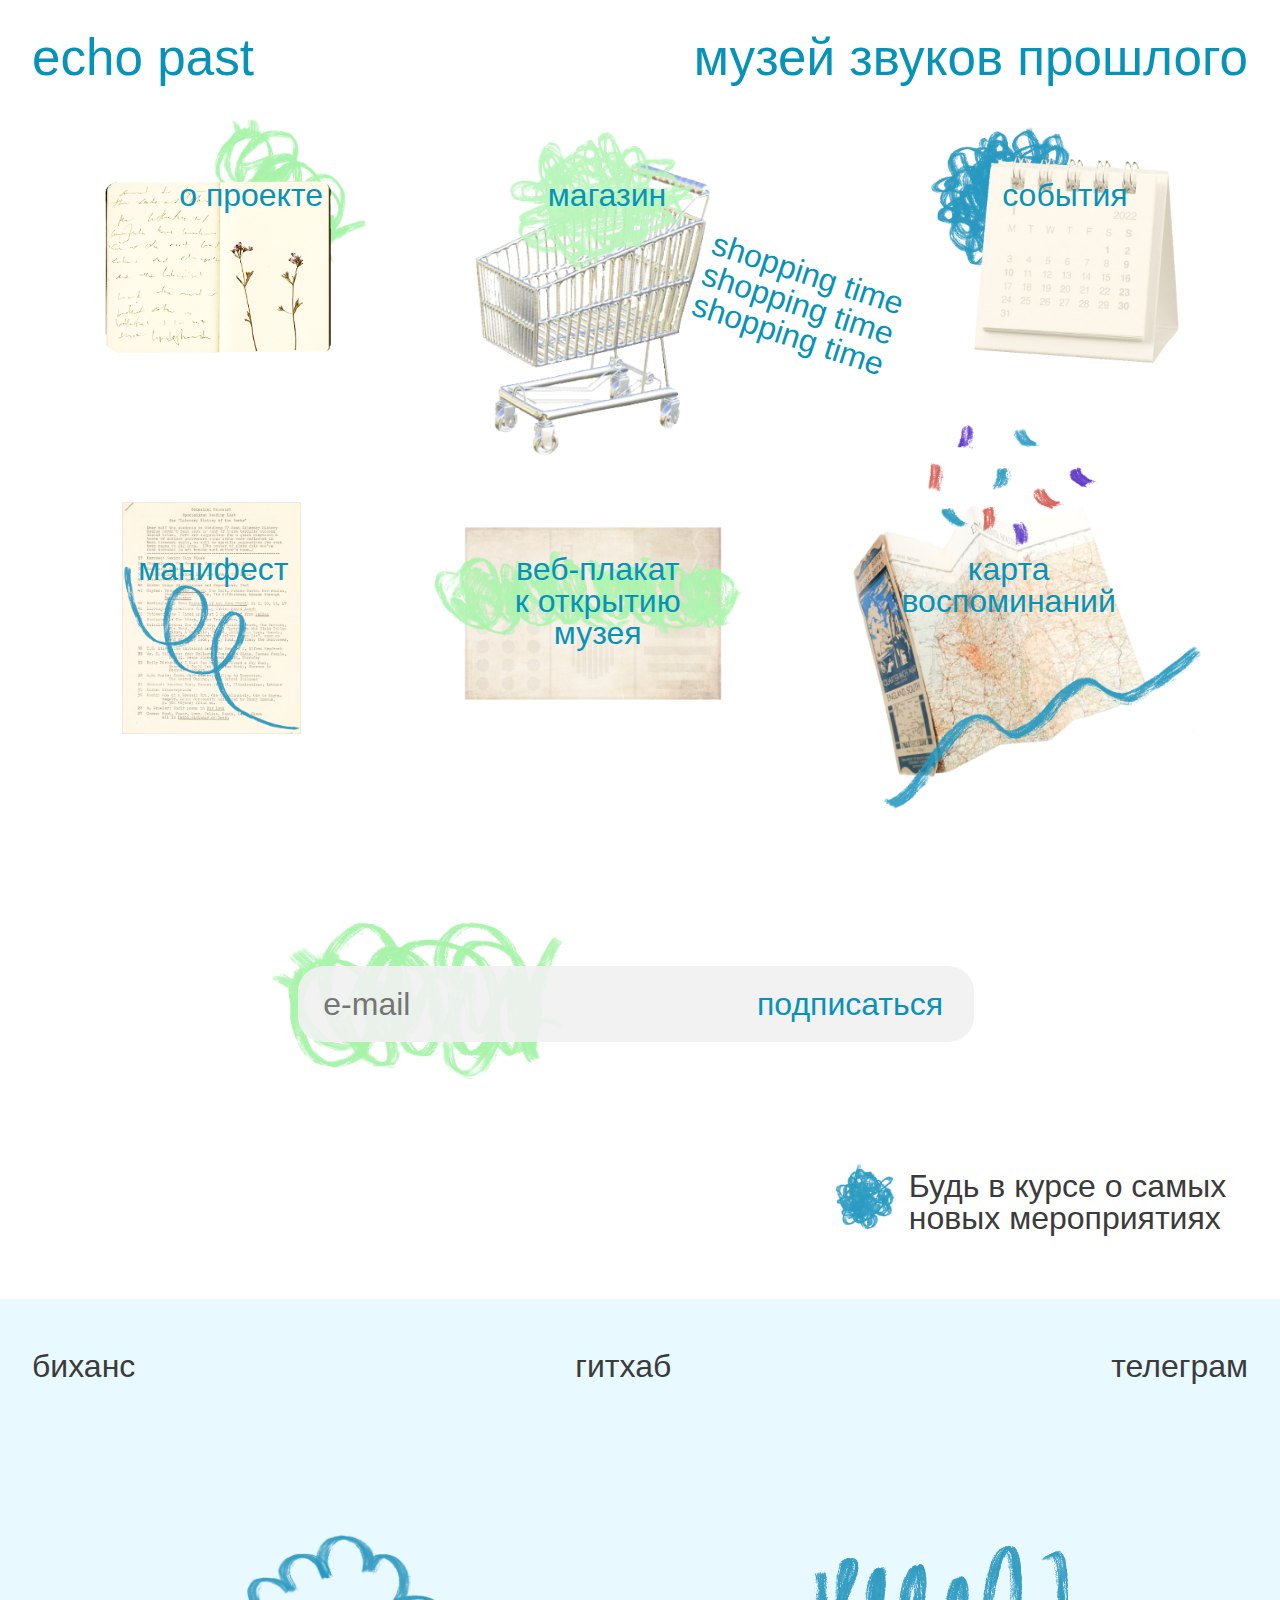
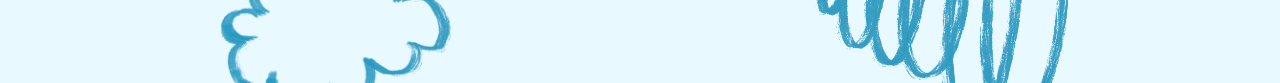
<file: index.html>
<!DOCTYPE html>
<html lang="en">
  <head>
    <meta charset="UTF-8" />
    <meta name="viewport" content="width=device-width, initial-scale=1.0" />
    <title>echopast</title>
    <link rel="stylesheet" href="slylesheets/style.css"/>
  </head>
  <body class="body0 fade-in">
      <div class="header">
        <p class="echopast"><a href="index.html">echo past</a></p> 
        <p class="museum">музей звуков прошлого</p>
      </div>
      
      <section class="screen0">
      <div class="menu">
        <!-- 1 -->
        <div class="about_project"> 
          <img class="underbook" alt="" src="images/underbook.png">
          <img class="about_project_img" alt="" src="images/book.png">
          <p class="textabout"><a href="page1.html">о проекте</a></p>
        </div>
        <!-- 2 -->
        <div class="shop">
          <img class="cart" alt="" src="images/cart.png">
          <img class="oncart" alt="" src="images/oncart.png">
          <p class="textshop"><a href="page2.html">магазин</a></p>
          <p class="textshopping">
                shopping time <br>
                shopping time <br> 
                shopping time</p>
        </div>
        <!-- 3 -->
        <div class="events">
          <img class="underevents" alt="" src="images/underevents.png">
          <img class="calendar" alt="" src="images/events.png">
          <p class="textevents"><a href="page3.html">события</a></p>
        </div>
        <!-- 4 -->
        <div class="manifest">
          <img class="paper" alt="" src="images/manifest.png">
          <p class="textmanifest"> <a href="page4.html">манифест</a></p>
        </div>
        <!-- 5 -->
        <div class="webposter">
         <img class="poster" alt="" src="images/webposter.png">
         <p class="textwebposter"> <a href="https://natalyadorozhkina.github.io/web-poster_echo_past/">веб-плакат<br>
                                  к открытию<br> 
                                  музея</p></a>
        </div>
        <!-- 6 -->
        <div class="map">
          <img class="memorymap" alt="" src="images/map.png">
          <p class="textmap"><a href="https://natalyadorozhkina.github.io/map/">карта<br>
                         воспоминаний </a>
          </p>
          <img class="decorations" alt="" src="images/decorations.png">
        </div>  
       </div>
      </section>
    
    <section class="screen0_1">
      <img class="underform" alt="" src="images/underform.png"> 
      <form class="sendings">
        <input class="objectclick text_input input0" type="text" placeholder="e-mail">
        <input class="objectclick submit" type="submit" value="подписаться">
      </form>

      <div class="description">
        <img class="new" alt="" src="images/new.png">
        <p class="textsendings">Будь в курсе о самых <br> новых мероприятиях</p>
      </div>
    </section>
   
    <footer>
      <div class="wrappedfooter">
        <a href="https://www.behance.net/603219ac" class="objectclick behance">биханс</a>
        <a href="https://github.com/NatalyaDorozhkina/echopast-website" class="objectclick github">гитхаб</a>
        <a href="https://t.me/natasamk" class="objectclick telegram">телеграм</a>
     </div>
     <div class="wrappedpainting">
      <img class="cloud" alt="" src="images/cloud.png">
      <img class="painting" alt="" src="images/painting.png">
     </div>
    </footer>
    
    <script src="javascripts/java-script.js" charset="UTF-8"></script>
  </body>
</html>
</file>
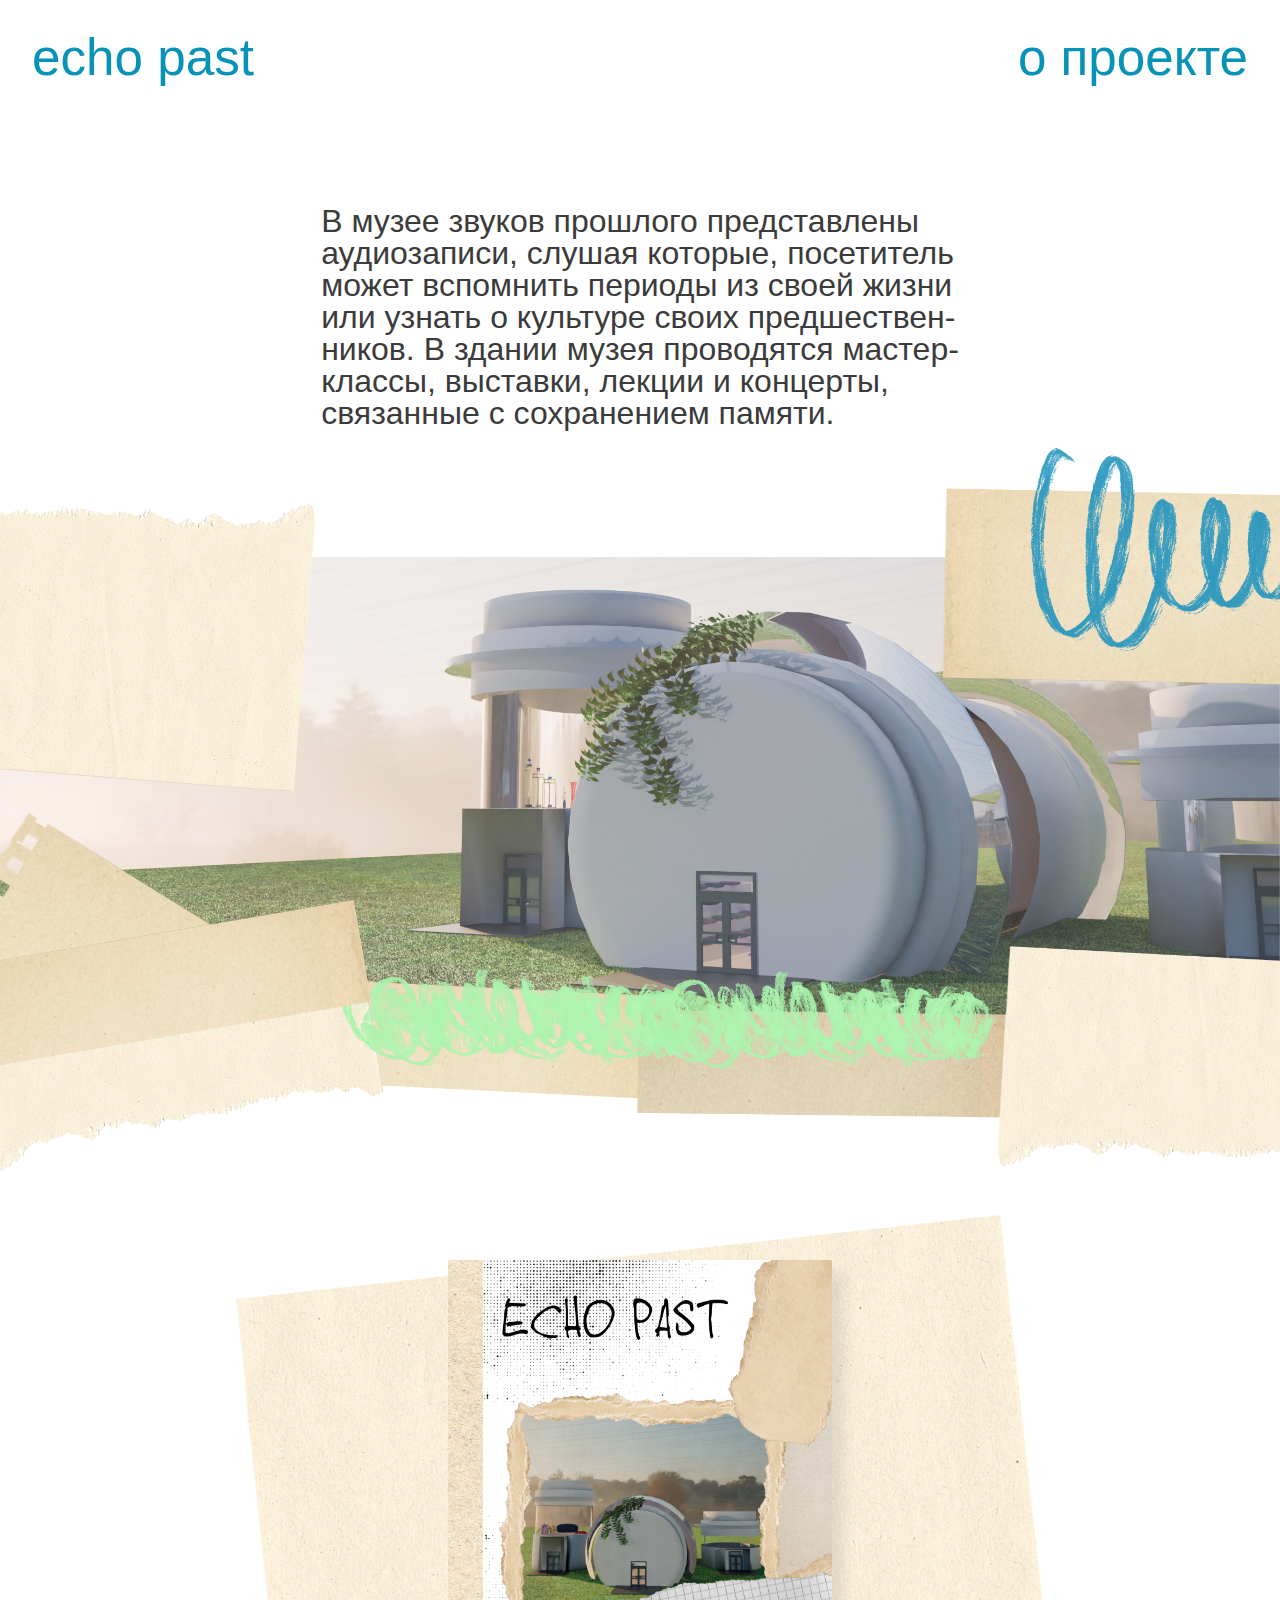
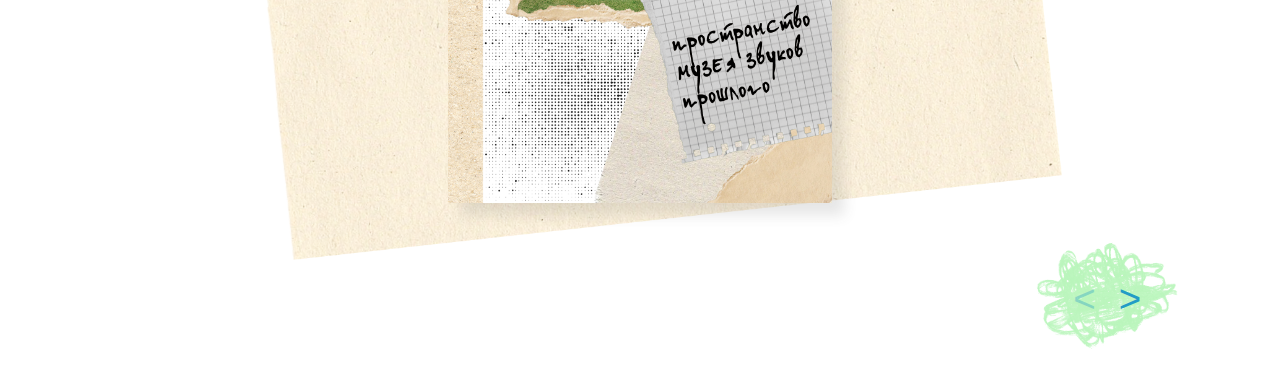
<file: page1.html>
<!DOCTYPE html>
<html lang="en">
  <head>
    <meta charset="UTF-8" />
    <meta name="viewport" content="width=device-width, initial-scale=1.0" />
    <title>about project</title>
    <link rel="stylesheet" href="slylesheets/style.css" />
    <link
      rel="stylesheet"
      href="https://cdn.jsdelivr.net/npm/swiper@11/swiper-bundle.min.css"
    />
  </head>

  <body class="body1 fade-in">
    <div class="header1">
      <p class="echopast1"><a href="index.html">echo past</a></p>
      <p class="aboutproject1">о проекте</p>
    </div>

    <section class="screen1">
      <div class="main">
        <p class="textmain">
          В музее звуков прошлого представлены<br />
          аудиозаписи, слушая которые, посетитель<br />
          может вспомнить периоды из своей жизни<br />
          или узнать о культуре своих предшествен-<br />
          ников. В здании музея проводятся мастер-<br />
          классы, выставки, лекции и концерты,<br />
          связанные с сохранением памяти.
        </p>
      </div>
      <img class="photomuseum" alt="" src="images/photomuseum.png" />
    </section>

    <section class="screen1_1">
      <img class="underguidebook" alt="" src="images/underguidebook.png" />
      <div class="swiper mySwiper">
        <div class="swiper-wrapper">
          <div class="swiper-slide">
            <img src="images/book_pages/1.png" alt="" />
          </div>
          <div class="swiper-slide">
            <img src="images/book_pages/2.png" alt="" />
            <img src="images/book_pages/3.png" alt="" />
          </div>
          <div class="swiper-slide">
            <img src="images/book_pages/4.png" alt="" />
            <img src="images/book_pages/5.png" alt="" />
          </div>
          <div class="swiper-slide">
            <img src="images/book_pages/6.png" alt="" />
            <img src="images/book_pages/7.png" alt="" />
          </div>
          <div class="swiper-slide">
            <img src="images/book_pages/8.png" alt="" />
            <img src="images/book_pages/9.png" alt="" />
          </div>
          <div class="swiper-slide">
            <img src="images/book_pages/10.png" alt="" />
            <img src="images/book_pages/11.png" alt="" />
          </div>
          <div class="swiper-slide">
            <img src="images/book_pages/12.png" alt="" />
            <img src="images/book_pages/13.png" alt="" />
          </div>
          <div class="swiper-slide">
            <img src="images/book_pages/14.png" alt="" />
            <img src="images/book_pages/15.png" alt="" />
          </div>
          <div class="swiper-slide">
            <img src="images/book_pages/16.png" alt="" />
            <img src="images/book_pages/17.png" alt="" />
          </div>
          <div class="swiper-slide">
            <img src="images/book_pages/18.png" alt="" />
            <img src="images/book_pages/19.png" alt="" />
          </div>
          <div class="swiper-slide">
            <img src="images/book_pages/20.png" alt="" />
            <img src="images/book_pages/21.png" alt="" />
          </div>
          <div class="swiper-slide">
            <img src="images/book_pages/22.png" alt="" />
            <img src="images/book_pages/23.png" alt="" />
          </div>
          <div class="swiper-slide">
            <img src="images/book_pages/24.png" alt="" />
            <img src="images/book_pages/25.png" alt="" />
          </div>
          <div class="swiper-slide">
            <img src="images/book_pages/26.png" alt="" />
            <img src="images/book_pages/27.png" alt="" />
          </div>
          <div class="swiper-slide">
            <img src="images/book_pages/28.png" alt="" />
            <img src="images/book_pages/29.png" alt="" />
          </div>
          <div class="swiper-slide">
            <img src="images/book_pages/30.png" alt="" />
            <img src="images/book_pages/31.png" alt="" />
          </div>
          <div class="swiper-slide">
            <img src="images/book_pages/32.png" alt="" />
            <img src="images/book_pages/33.png" alt="" />
          </div>
          <div class="swiper-slide">
            <img src="images/book_pages/34.png" alt="" />
            <img src="images/book_pages/35.png" alt="" />
          </div>
          <div class="swiper-slide">
            <img src="images/book_pages/36.png" alt="" />
            <img src="images/book_pages/37.png" alt="" />
          </div>
          <div class="swiper-slide">
            <img src="images/book_pages/38.png" alt="" />
            <img src="images/book_pages/39.png" alt="" />
          </div>
          <div class="swiper-slide">
            <img src="images/book_pages/40.png" alt="" />
            <img src="images/book_pages/41.png" alt="" />
          </div>
          <div class="swiper-slide">
            <img src="images/book_pages/42.png" alt="" />
          </div>
        </div>
      </div>
      <div class="swiper-controls">
        <div class="swiper-button-prev"></div>
        <div class="swiper-button-next"></div>
      </div>
    </section>
    <script src="javascripts/java-script.js" charset="UTF-8"></script>
    <script src="https://cdn.jsdelivr.net/npm/swiper@11/swiper-bundle.min.js"></script>
    <script>
      var swiper = new Swiper(".mySwiper", {
        navigation: {
          nextEl: ".swiper-button-next",
          prevEl: ".swiper-button-prev",
        },
        speed: 0,
      });
    </script>
  </body>
</html>
</file>
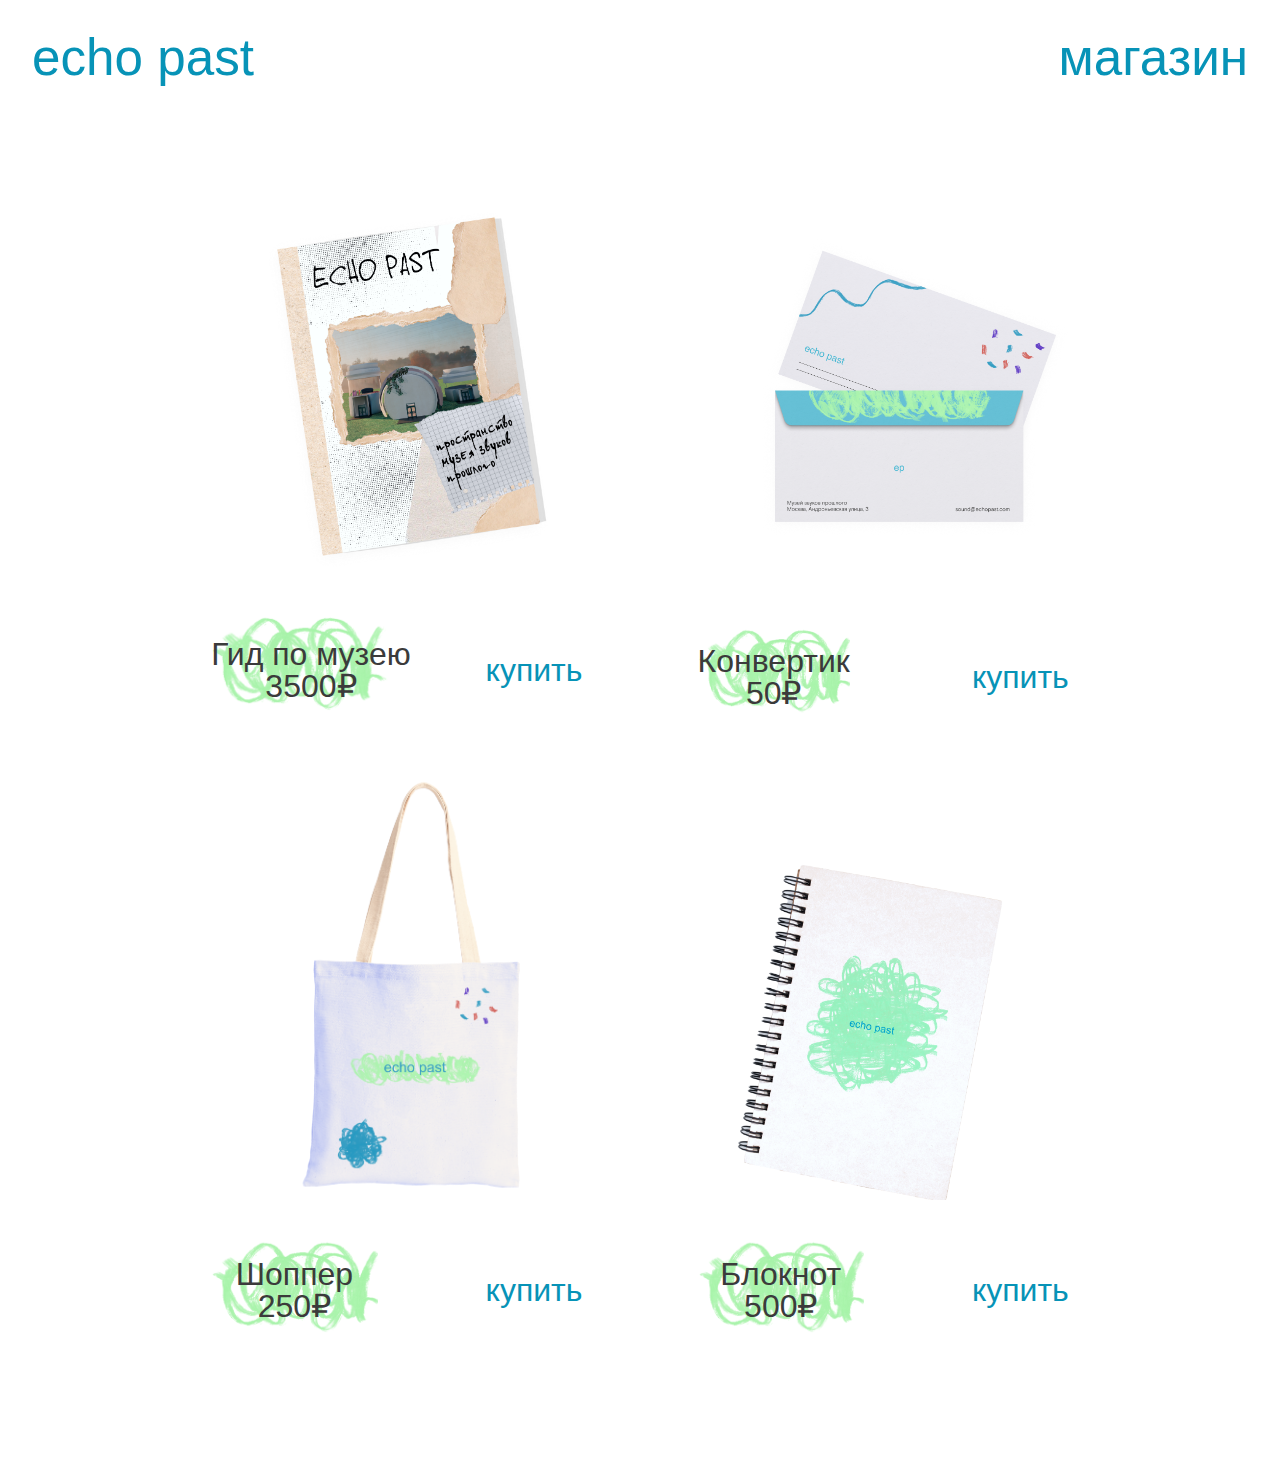
<file: page2.html>
<!DOCTYPE html>
<html lang="en">
  <head>
    <meta charset="UTF-8" />
    <meta name="viewport" content="width=device-width, initial-scale=1.0" />
    <title>shop</title>
    <link rel="stylesheet" href="slylesheets/style.css" />
  </head>
  <body class="body2 fade-in">
    <div class="header2">
      <p class="echopast2"><a href="index.html">echo past</a></p>
      <p class="shop2">магазин</p>
    </div>
    <section class="screen2">
      <div class="main2">
        <div class="good1">
          <img class="guide" alt="" src="images/guide.png" />
          <div class="buying1">
            <div class="name1">
              <p class="textname1">
                Гид по музею <br />
                3500₽
              </p>
            </div>
            <p class="buy1">купить</p>
          </div>
        </div>
        <div class="good2">
          <img class="letters" alt="" src="images/letters.png" />
          <div class="buying2">
            <div class="name2">
              <p class="textname2">
                Конвертик <br />
                50₽
              </p>
            </div>
            <p class="buy2">купить</p>
          </div>
        </div>
        <div class="good3">
          <img class="bag" alt="" src="images/bag.png" />
          <div class="buying3">
            <div class="name3">
              <p class="textname3">
                Шоппер <br />
                250₽
              </p>
            </div>
            <p class="buy3">купить</p>
          </div>
        </div>
        <div class="good4">
          <img class="notebook" alt="" src="images/notebook.png" />
          <div class="buying4">
            <div class="name4">
              <p class="textname4">
                Блокнот <br />
                500₽
              </p>
            </div>
            <p class="buy4">купить</p>
          </div>
        </div>
      </div>
    </section>
    <script src="javascripts/java-script.js" charset="UTF-8"></script>
  </body>
</html>
</file>
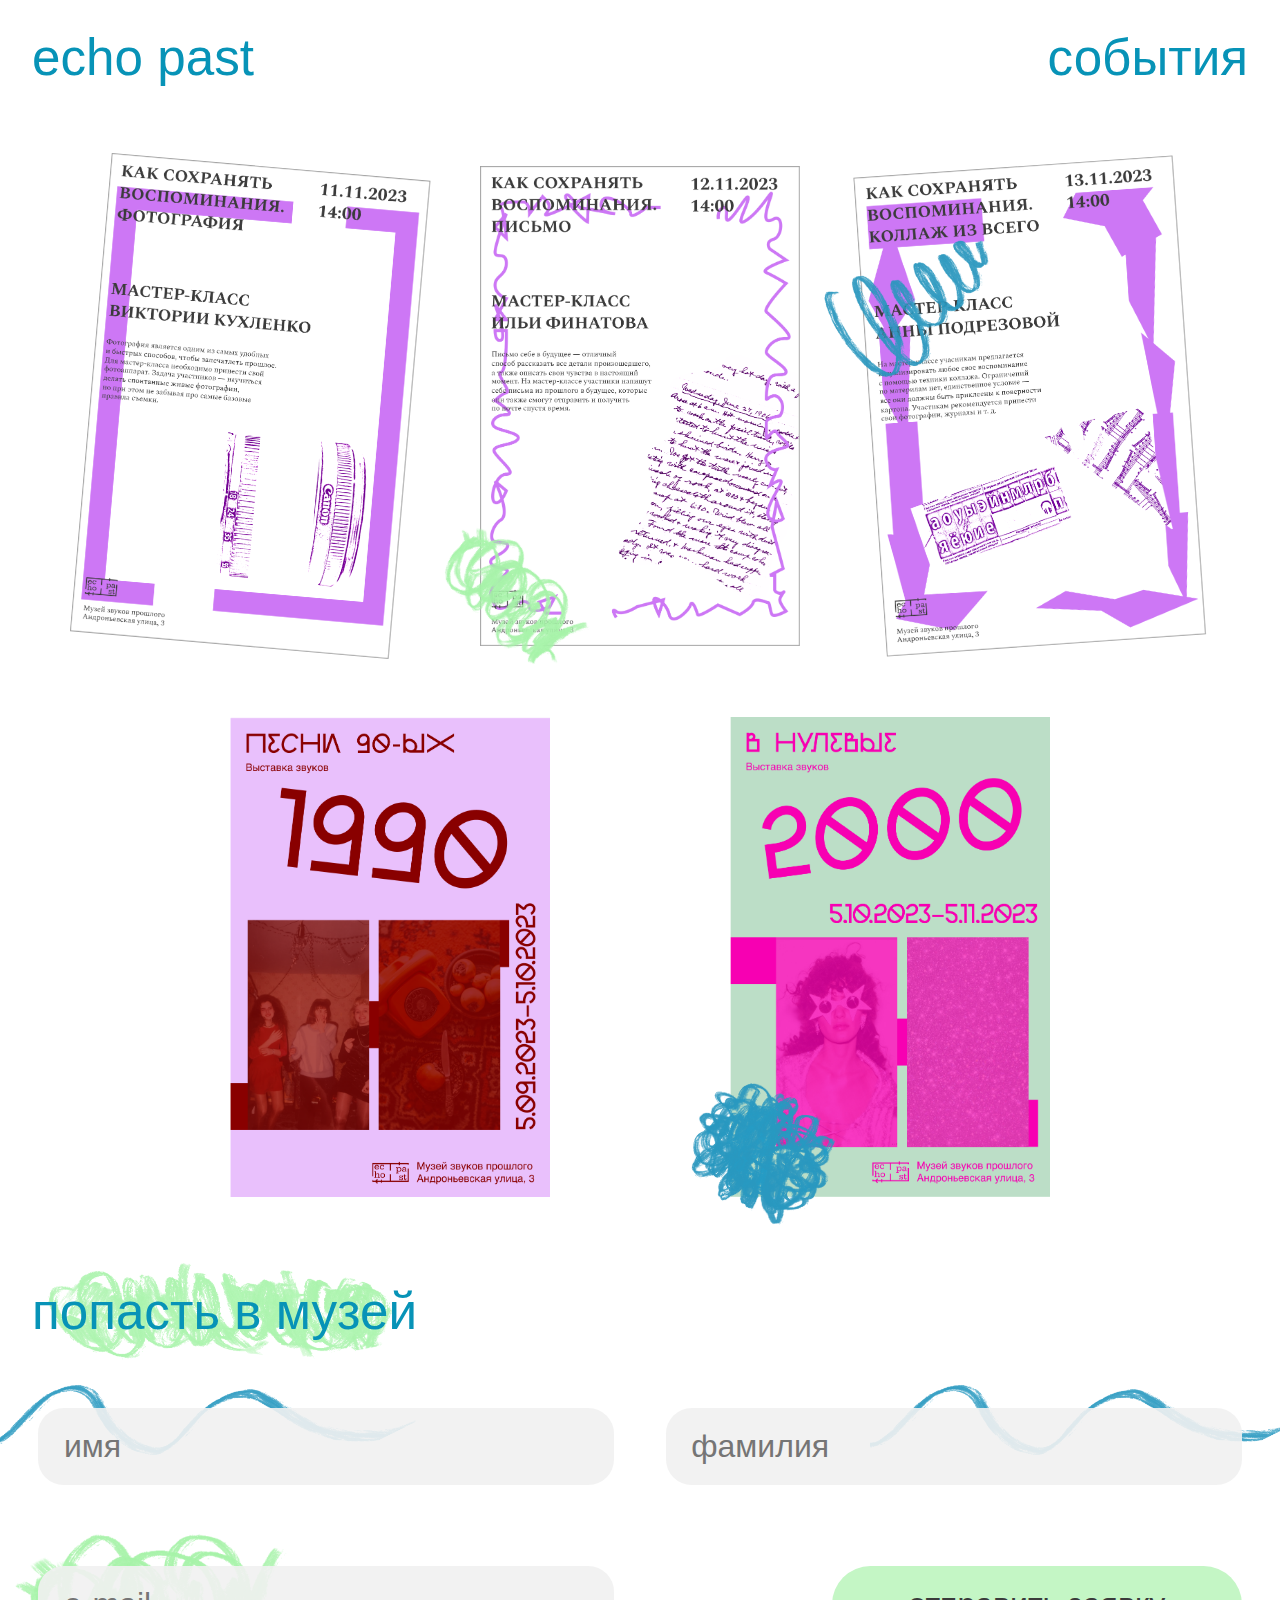
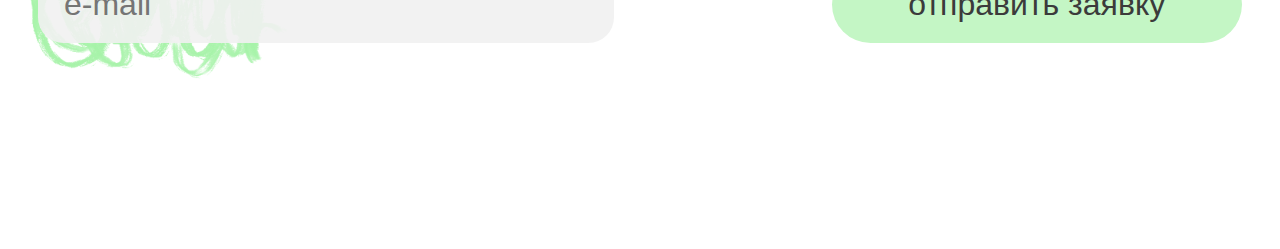
<file: page3.html>
<!DOCTYPE html>
<html lang="en">
  <head>
    <meta charset="UTF-8" />
    <meta name="viewport" content="width=device-width, initial-scale=1.0" />
    <title>events</title>
    <link rel="stylesheet" href="slylesheets/style.css" />
  </head>

  <body class="body3 fade-in">
    <section class="screen3">
      <div class="header1">
        <p class="echopast1"><a href="index.html">echo past</a></p>
        <p class="aboutproject1">события</p>
      </div>
    </section>
    <section class="events_section">
      <div class="row1">
        <div class="event1">
          <p class="event_title">
            Фотография <br />
            Мастер-класс <br />
            11.11.2023
          </p>
        </div>
        <div class="event2">
          <p class="event_title">
            Письмо <br />
            Мастер-класс <br />
            12.11.2023
          </p>
          <img
            class="underform_2"
            src="images/underform.png"
            alt=""
            style="width: 13vw; top: 30vw; right: 4vw; transform: rotate(45deg)"
          />
        </div>
        <div class="event3">
          <p class="event_title">
            Коллаж из всего <br />
            Мастер-класс <br />
            13.11.2023
          </p>
          <img
            class="painting2_2"
            src="images/painting2.png"
            alt=""
            style="width: 30vw; bottom: 5vw; right: 10vw"
          />
        </div>
      </div>
      <div class="row2">
        <div class="event4">
          <p class="event_title">
            Выставка звуков <br />
            Песни 90-ых <br />
            5.09.2023 — 5.10.2023
          </p>
        </div>
        <div class="event5">
          <p class="event_title">
            Выставка звуков <br />
            Двухтысячные <br />
            5.10.2023 — 5.11.2023
          </p>
          <img
            class="underevents_2"
            src="images/underevents.png"
            alt=""
            style="width: 13vw; top: 28vw; right: 4vw; transform: rotate(45deg)"
          />
        </div>
      </div>
    </section>
    <section style="margin-bottom: 7vw">
      <div class="request_title_wrapper">
        <h2 class="aboutproject1">попасть в музей</h2>
      </div>
      <form action="">
        <div class="request_row1">
          <div class="row1_1">
            <img
              src="images/line1.png"
              alt=""
              style="
                grid-area: stack;
                position: relative;
                width: 35vw;
                right: 4vw;
                bottom: 3vw;
              "
            />
            <input
              type="text"
              class="text_input request_input"
              placeholder="имя"
            />
          </div>
          <div class="row1_2">
            <img
              src="images/line1.png"
              alt=""
              style="
                grid-area: stack;
                position: relative;
                width: 35vw;
                left: 16vw;
                bottom: 3vw;
              "
            />
            <input
              type="text"
              class="text_input request_input"
              placeholder="фамилия"
            />
          </div>
        </div>
        <div class="request_row2">
          <div class="row2_1">
            <img
              src="images/underform.png"
              alt=""
              style="
                grid-area: stack;
                position: relative;
                width: 22vw;
                bottom: 3vw;
                right: 2vw;
              "
            />
            <input
              type="text"
              class="text_input request_input"
              placeholder="e-mail"
            />
          </div>
          <input
            type="submit"
            value="отправить заявку"
            class="request_submit_input"
          />
        </div>
      </form>
    </section>
    <script src="javascripts/java-script.js" charset="UTF-8"></script>
  </body>
</html>
</file>
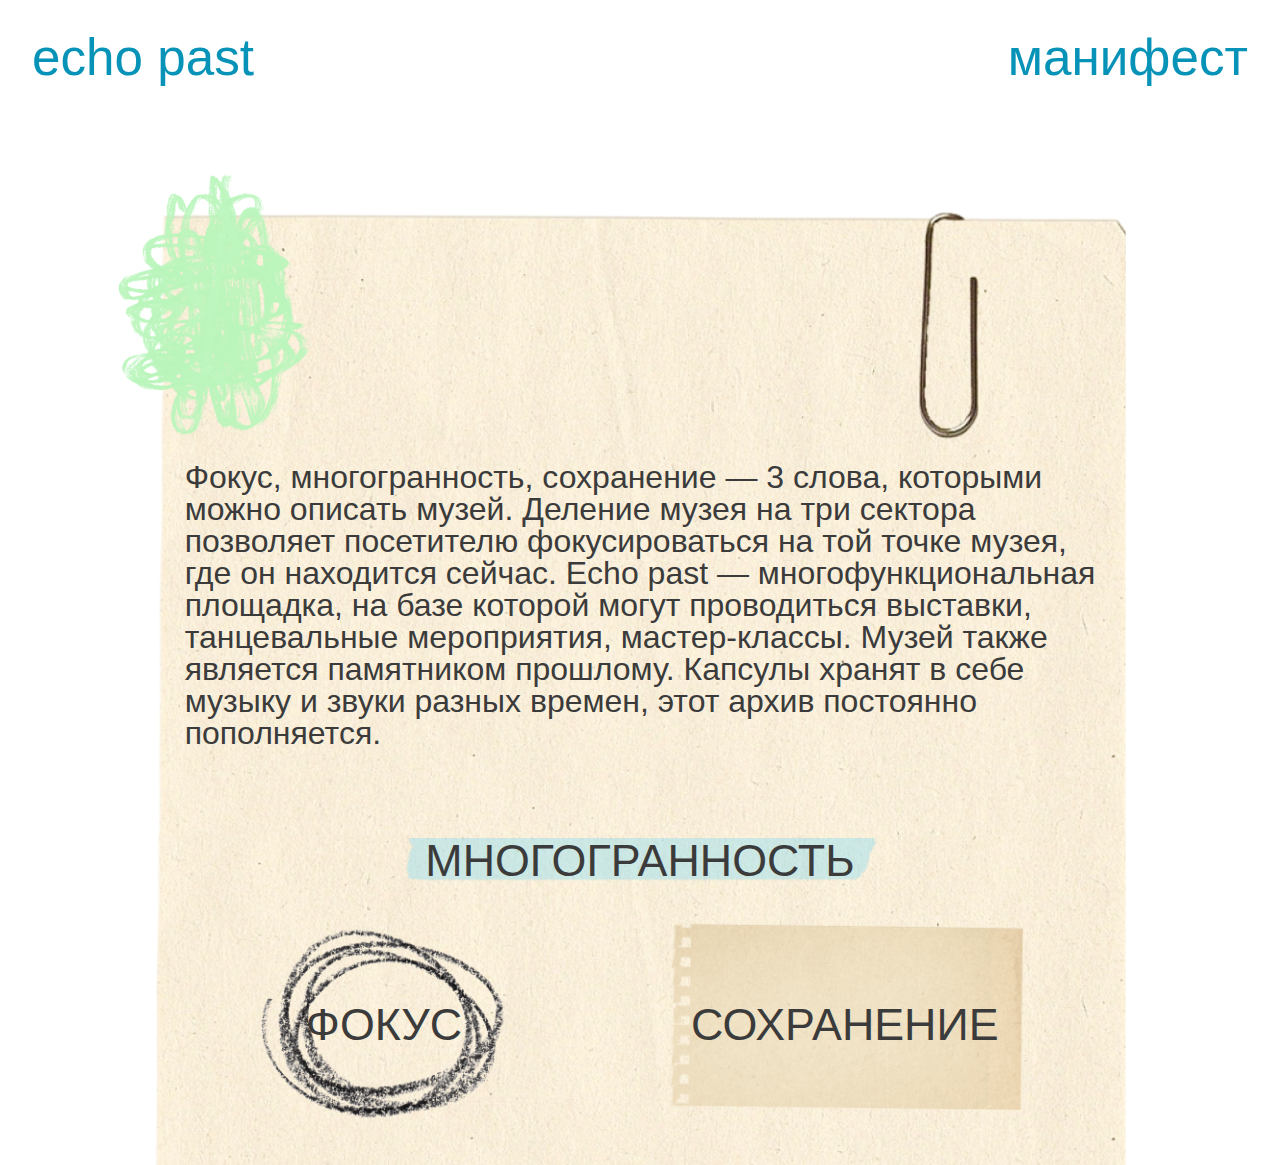
<file: page4.html>
<!DOCTYPE html>
<html lang="en">
  <head>
    <meta charset="UTF-8" />
    <meta name="viewport" content="width=device-width, initial-scale=1.0" />
    <title>manifest</title>
    <link rel="stylesheet" href="slylesheets/style.css" />
  </head>
  <body class="fade-in">
    <div class="header4">
      <p class="echopast4"><a href="index.html">echo past</a></p>
      <p class="manifest4">манифест</p>
    </div>
    <section class="wrappedmain4">
      <div class="main4">
        <p class="textdocument">
          Фокус, многогранность, сохранение — 3 слова, которыми<br />
          можно описать музей. Деление музея на три сектора<br />
          позволяет посетителю фокусироваться на той точке музея,<br />
          где он находится сейчас. Echo past — многофункциональная<br />
          площадка, на базе которой могут проводиться выставки,<br />
          танцевальные мероприятия, мастер-классы. Музей также<br />
          является памятником прошлому. Капсулы хранят в себе<br />
          музыку и звуки разных времен, этот архив постоянно<br />
          пополняется.
        </p>
        <div class="doc1">
          <p class="textdoc1">МНОГОГРАННОСТЬ</p>
        </div>

        <div class="textdoc1_wrapper">
          <div class="doc2">
            <p class="textdoc2">ФОКУС</p>
          </div>
          <div class="doc3">
            <p class="textdoc3">СОХРАНЕНИЕ</p>
          </div>
        </div>
      </div>
      <img class="greencloud" alt="" src="images/greencloud.png" />
    </section>
    <script src="javascripts/java-script.js" charset="UTF-8"></script>
  </body>
</html>
</file>
<file: slylesheets/style.css>
@import "reset.css";
@import "screen0.css";
@import "screen1.css";
@import "screen2.css";
@import "screen3.css";
@import "screen4.css";
@import "responsive.css";

html,
body {
  width: 100%;
  min-height: 100vh;
}

html {
  overflow-x: hidden;
}
</file>
